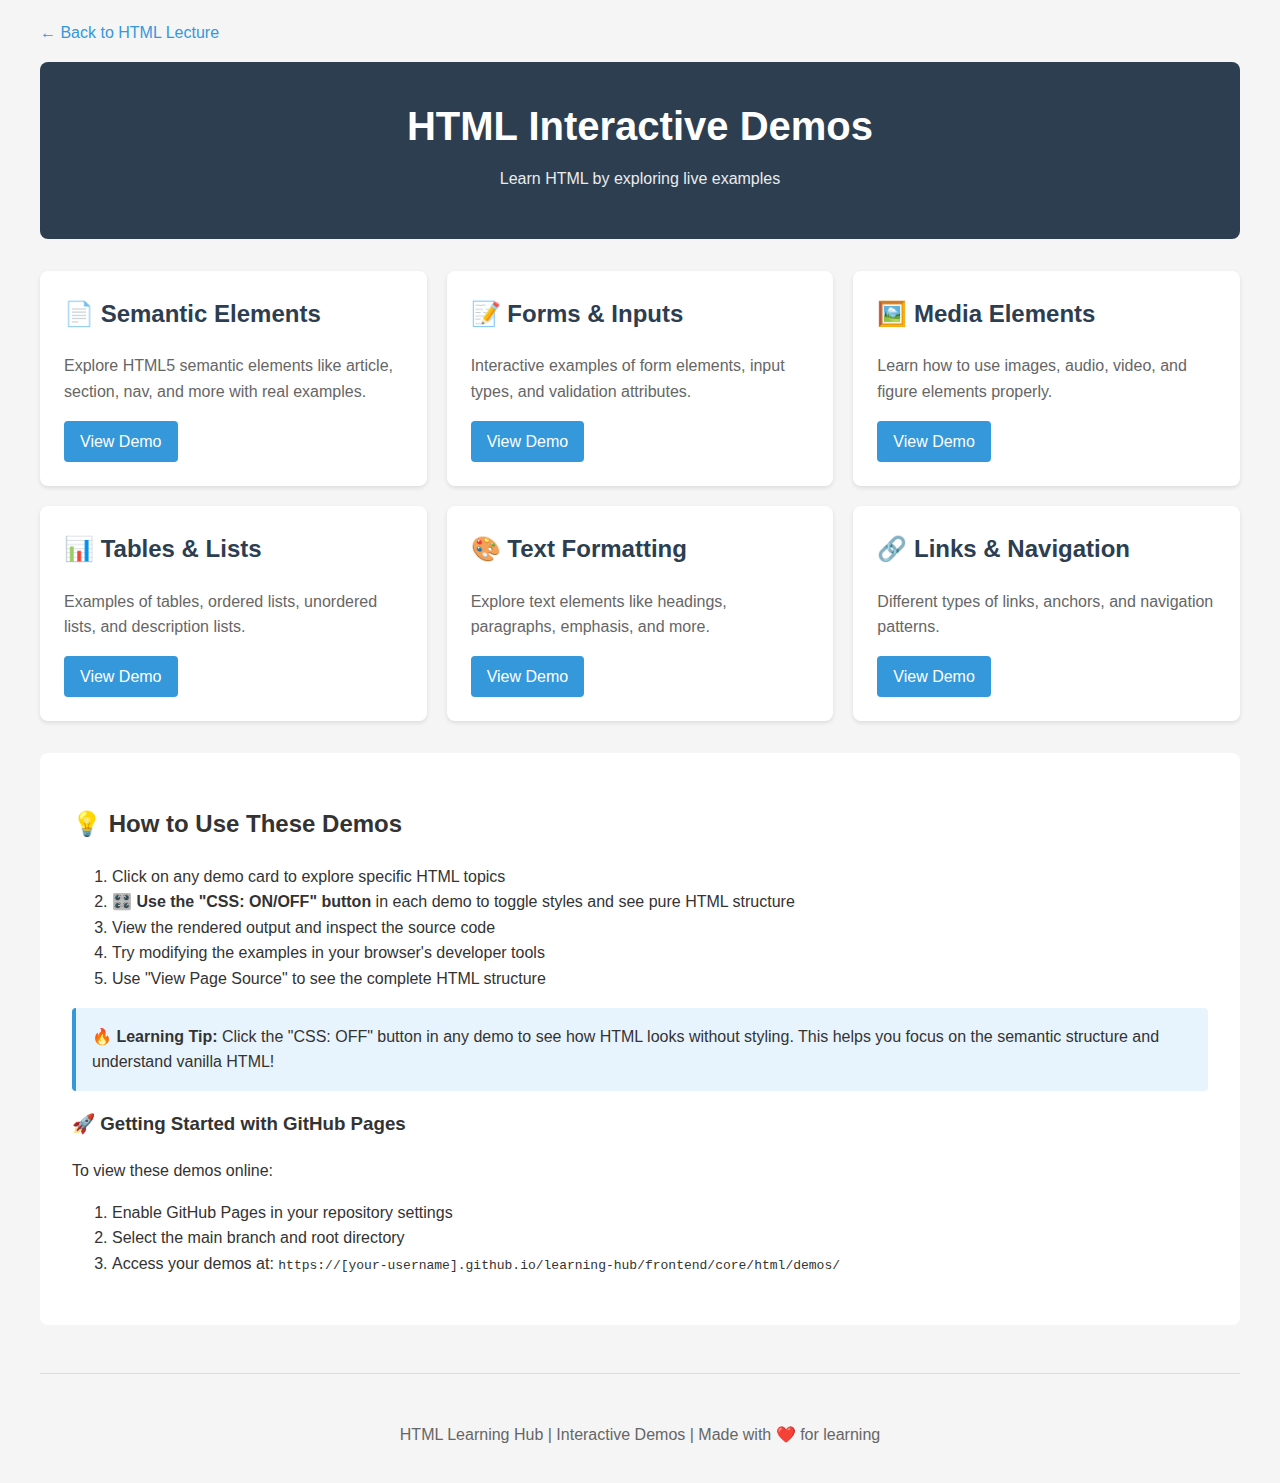
<file: frontend/core/html/demos/index.html>
<!DOCTYPE html>
<html lang="en">
<head>
  <meta charset="UTF-8">
  <meta name="viewport" content="width=device-width, initial-scale=1.0">
  <title>HTML Learning Hub - Interactive Demos</title>
  <style>
    body {
      font-family: -apple-system, BlinkMacSystemFont, 'Segoe UI', Roboto, Arial, sans-serif;
      line-height: 1.6;
      color: #333;
      max-width: 1200px;
      margin: 0 auto;
      padding: 20px;
      background-color: #f5f5f5;
    }
    
    header {
      background-color: #2c3e50;
      color: white;
      padding: 2rem;
      border-radius: 8px;
      margin-bottom: 2rem;
      text-align: center;
    }
    
    h1 {
      margin: 0;
      font-size: 2.5rem;
    }
    
    .subtitle {
      margin-top: 0.5rem;
      opacity: 0.9;
    }
    
    .demos-grid {
      display: grid;
      grid-template-columns: repeat(auto-fit, minmax(300px, 1fr));
      gap: 20px;
      margin-bottom: 2rem;
    }
    
    .demo-card {
      background: white;
      border-radius: 8px;
      padding: 1.5rem;
      box-shadow: 0 2px 4px rgba(0,0,0,0.1);
      transition: transform 0.2s, box-shadow 0.2s;
    }
    
    .demo-card:hover {
      transform: translateY(-2px);
      box-shadow: 0 4px 8px rgba(0,0,0,0.15);
    }
    
    .demo-card h2 {
      margin-top: 0;
      color: #2c3e50;
    }
    
    .demo-card p {
      color: #666;
      margin-bottom: 1rem;
    }
    
    .demo-link {
      display: inline-block;
      background-color: #3498db;
      color: white;
      padding: 0.5rem 1rem;
      text-decoration: none;
      border-radius: 4px;
      transition: background-color 0.2s;
    }
    
    .demo-link:hover {
      background-color: #2980b9;
    }
    
    .back-link {
      display: inline-block;
      margin-bottom: 1rem;
      color: #3498db;
      text-decoration: none;
    }
    
    .back-link:hover {
      text-decoration: underline;
    }
    
    footer {
      text-align: center;
      margin-top: 3rem;
      padding-top: 2rem;
      border-top: 1px solid #ddd;
      color: #666;
    }
  </style>
</head>
<body>
  <a href="../README.md" class="back-link">← Back to HTML Lecture</a>
  
  <header>
    <h1>HTML Interactive Demos</h1>
    <p class="subtitle">Learn HTML by exploring live examples</p>
  </header>
  
  <main>
    <div class="demos-grid">
      <div class="demo-card">
        <h2>📄 Semantic Elements</h2>
        <p>Explore HTML5 semantic elements like article, section, nav, and more with real examples.</p>
        <a href="semantic-elements.html" class="demo-link">View Demo</a>
      </div>
      
      <div class="demo-card">
        <h2>📝 Forms & Inputs</h2>
        <p>Interactive examples of form elements, input types, and validation attributes.</p>
        <a href="forms.html" class="demo-link">View Demo</a>
      </div>
      
      <div class="demo-card">
        <h2>🖼️ Media Elements</h2>
        <p>Learn how to use images, audio, video, and figure elements properly.</p>
        <a href="media.html" class="demo-link">View Demo</a>
      </div>
      
      <div class="demo-card">
        <h2>📊 Tables & Lists</h2>
        <p>Examples of tables, ordered lists, unordered lists, and description lists.</p>
        <a href="tables-lists.html" class="demo-link">View Demo</a>
      </div>
      
      <div class="demo-card">
        <h2>🎨 Text Formatting</h2>
        <p>Explore text elements like headings, paragraphs, emphasis, and more.</p>
        <a href="text-formatting.html" class="demo-link">View Demo</a>
      </div>
      
      <div class="demo-card">
        <h2>🔗 Links & Navigation</h2>
        <p>Different types of links, anchors, and navigation patterns.</p>
        <a href="links-navigation.html" class="demo-link">View Demo</a>
      </div>
    </div>
    
    <section style="background: white; padding: 2rem; border-radius: 8px; margin-top: 2rem;">
      <h2>💡 How to Use These Demos</h2>
      <ol>
        <li>Click on any demo card to explore specific HTML topics</li>
        <li><strong>🎛️ Use the "CSS: ON/OFF" button</strong> in each demo to toggle styles and see pure HTML structure</li>
        <li>View the rendered output and inspect the source code</li>
        <li>Try modifying the examples in your browser's developer tools</li>
        <li>Use "View Page Source" to see the complete HTML structure</li>
      </ol>
      
      <div style="background-color: #e8f4fd; border-left: 4px solid #3498db; padding: 1rem; margin: 1rem 0; border-radius: 4px;">
        <strong>🔥 Learning Tip:</strong> Click the "CSS: OFF" button in any demo to see how HTML looks without styling. This helps you focus on the semantic structure and understand vanilla HTML!
      </div>
      
      <h3>🚀 Getting Started with GitHub Pages</h3>
      <p>To view these demos online:</p>
      <ol>
        <li>Enable GitHub Pages in your repository settings</li>
        <li>Select the main branch and root directory</li>
        <li>Access your demos at: <code>https://[your-username].github.io/learning-hub/frontend/core/html/demos/</code></li>
      </ol>
    </section>
  </main>
  
  <footer>
    <p>HTML Learning Hub | Interactive Demos | Made with ❤️ for learning</p>
  </footer>
</body>
</html>
</file>
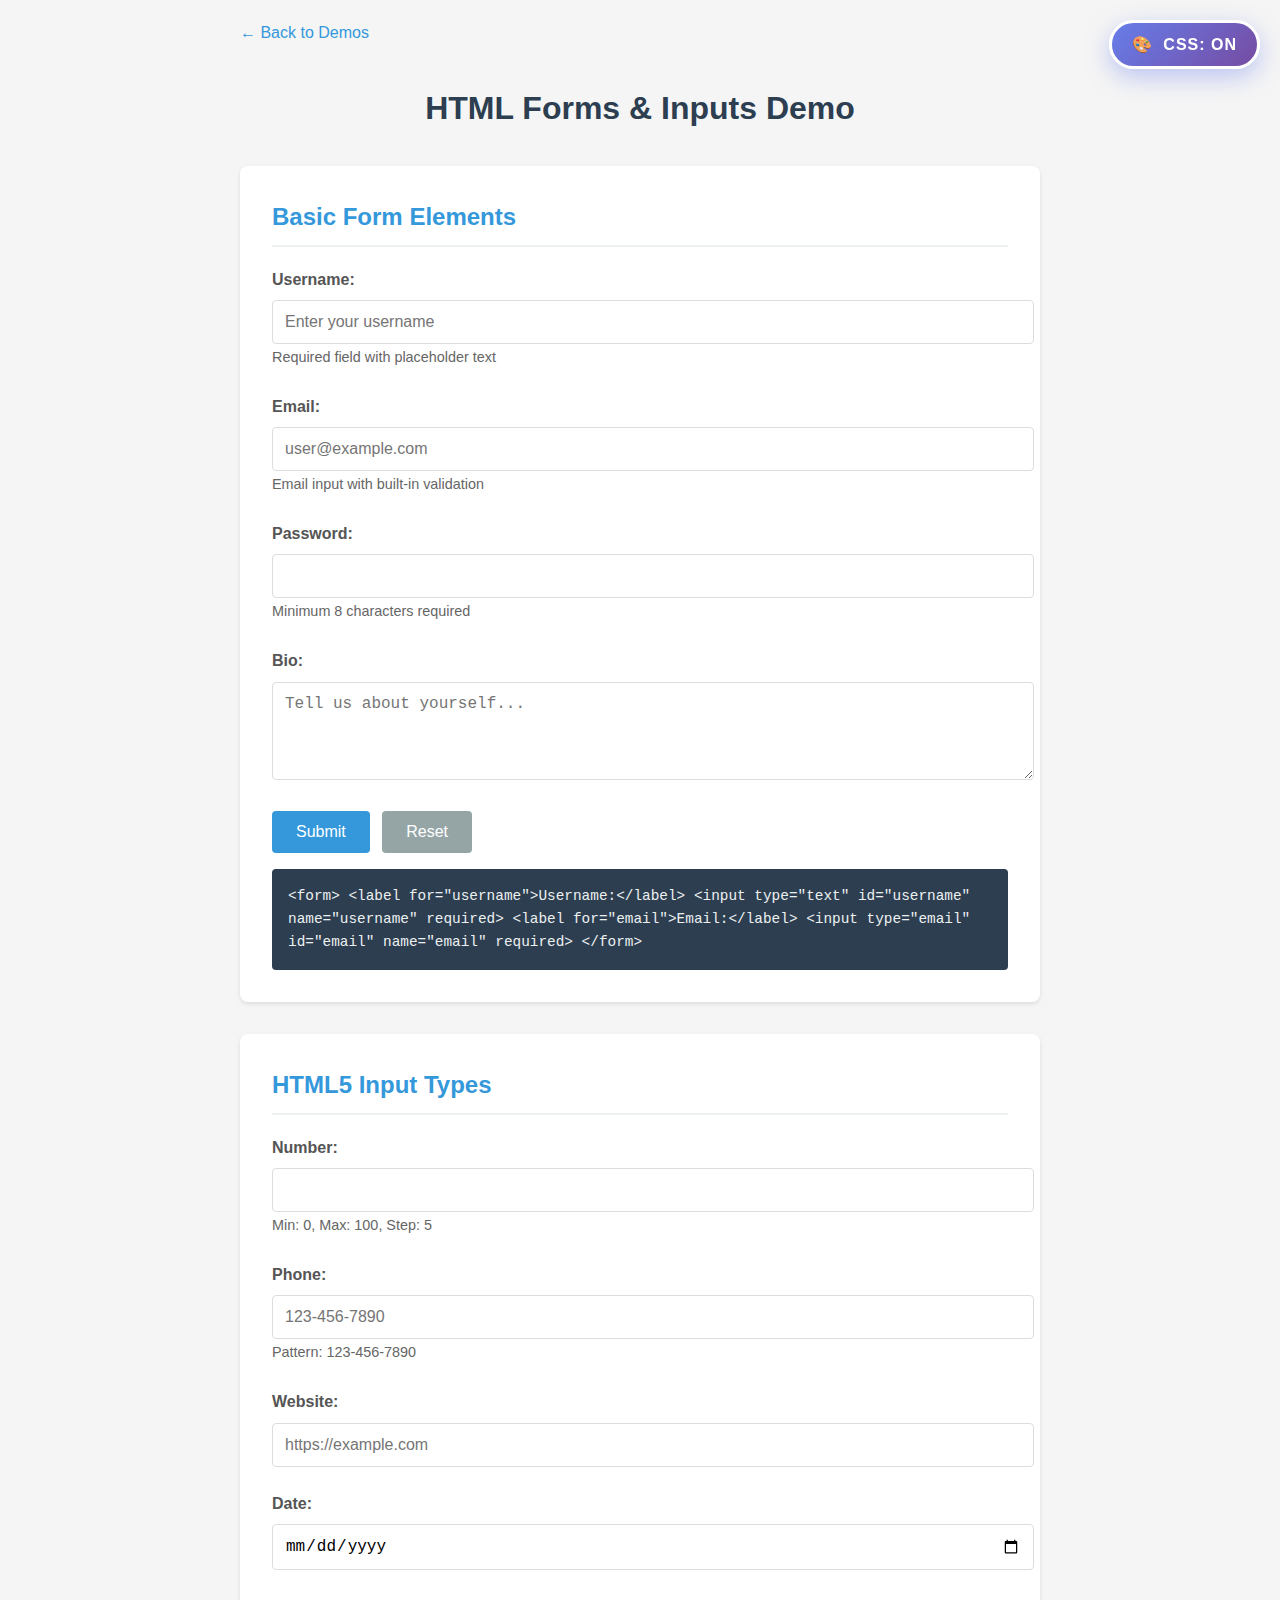
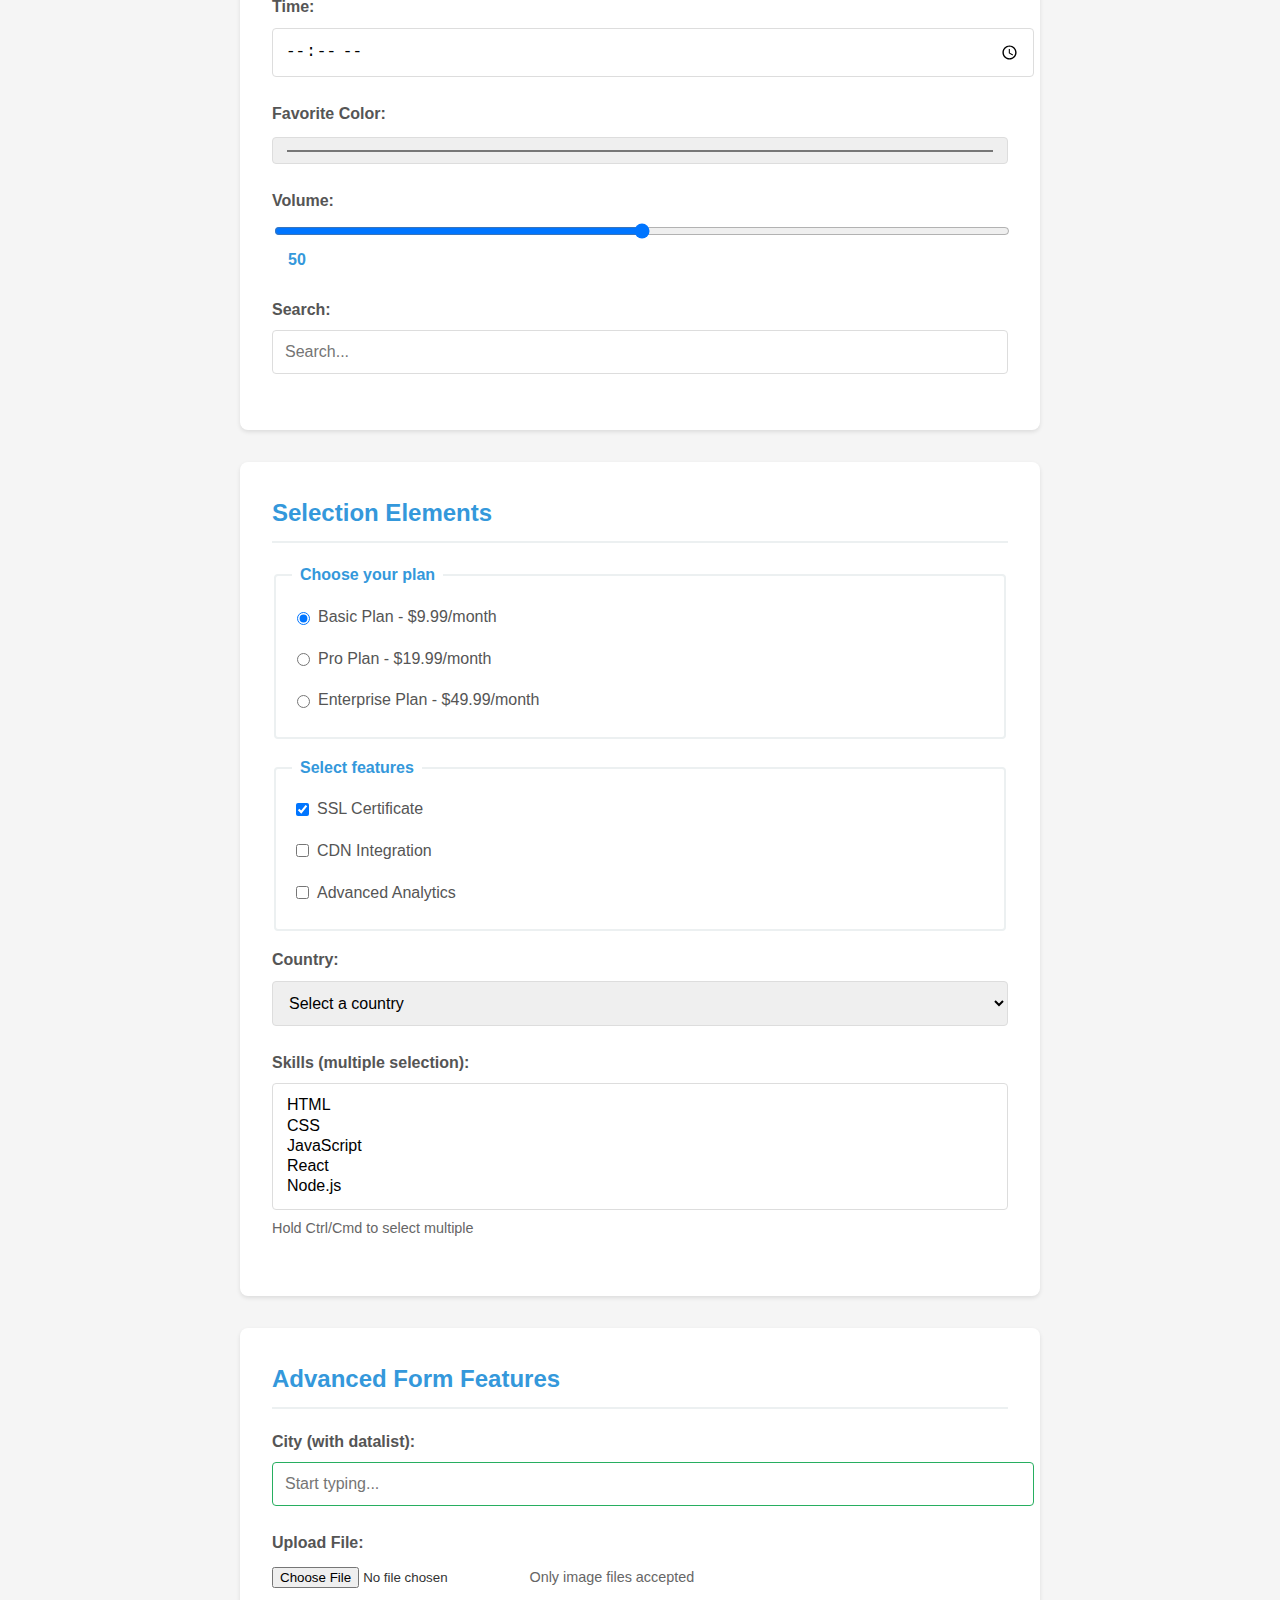
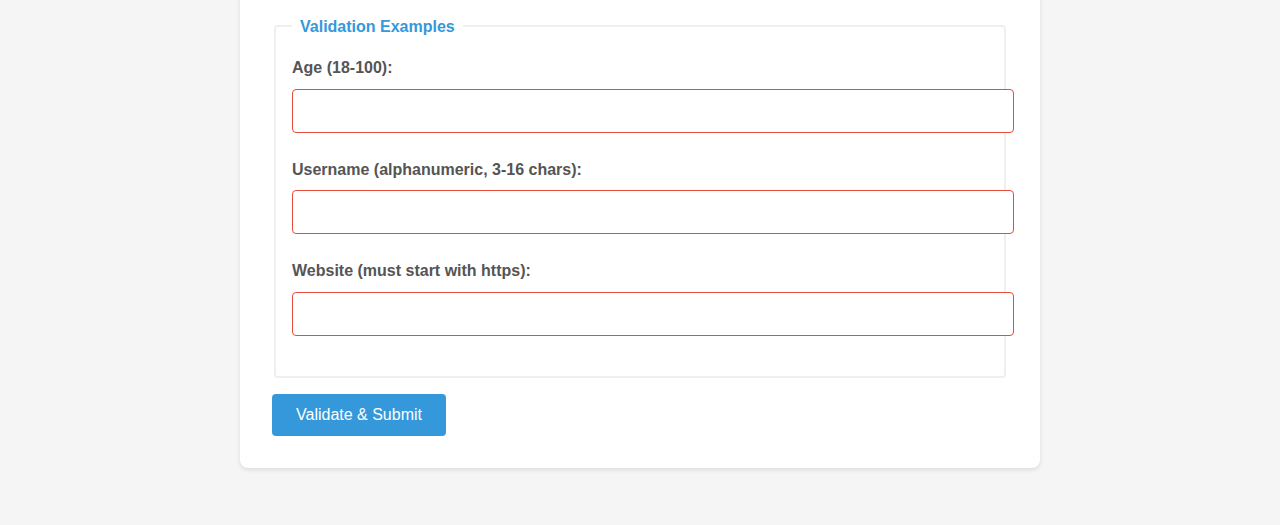
<file: frontend/core/html/demos/forms.html>
<!DOCTYPE html>
<html lang="en">
<head>
  <meta charset="UTF-8">
  <meta name="viewport" content="width=device-width, initial-scale=1.0">
  <title>HTML Forms & Inputs - Interactive Demo</title>
  <style id="demo-styles">
    body {
      font-family: -apple-system, BlinkMacSystemFont, 'Segoe UI', Roboto, Arial, sans-serif;
      line-height: 1.6;
      color: #333;
      margin: 0;
      padding: 20px;
      background-color: #f5f5f5;
    }
    
    .container {
      max-width: 800px;
      margin: 0 auto;
    }
    
    h1 {
      color: #2c3e50;
      text-align: center;
      margin-bottom: 2rem;
    }
    
    .form-section {
      background: white;
      padding: 2rem;
      margin-bottom: 2rem;
      border-radius: 8px;
      box-shadow: 0 2px 4px rgba(0,0,0,0.1);
    }
    
    .form-section h2 {
      color: #3498db;
      margin-top: 0;
      border-bottom: 2px solid #ecf0f1;
      padding-bottom: 0.5rem;
    }
    
    .form-group {
      margin-bottom: 1.5rem;
    }
    
    label {
      display: block;
      margin-bottom: 0.5rem;
      font-weight: bold;
      color: #555;
    }
    
    input[type="text"],
    input[type="email"],
    input[type="password"],
    input[type="number"],
    input[type="tel"],
    input[type="url"],
    input[type="search"],
    input[type="date"],
    input[type="time"],
    input[type="color"],
    select,
    textarea {
      width: 100%;
      padding: 0.75rem;
      border: 1px solid #ddd;
      border-radius: 4px;
      font-size: 1rem;
      transition: border-color 0.3s;
    }
    
    input:focus,
    select:focus,
    textarea:focus {
      outline: none;
      border-color: #3498db;
      box-shadow: 0 0 0 2px rgba(52, 152, 219, 0.2);
    }
    
    input[type="radio"],
    input[type="checkbox"] {
      margin-right: 0.5rem;
    }
    
    .radio-group,
    .checkbox-group {
      display: flex;
      flex-direction: column;
      gap: 0.5rem;
    }
    
    .radio-group label,
    .checkbox-group label {
      font-weight: normal;
      display: flex;
      align-items: center;
    }
    
    button {
      background-color: #3498db;
      color: white;
      padding: 0.75rem 1.5rem;
      border: none;
      border-radius: 4px;
      font-size: 1rem;
      cursor: pointer;
      transition: background-color 0.3s;
    }
    
    button:hover {
      background-color: #2980b9;
    }
    
    button[type="reset"] {
      background-color: #95a5a6;
      margin-left: 0.5rem;
    }
    
    button[type="reset"]:hover {
      background-color: #7f8c8d;
    }
    
    .code-snippet {
      background-color: #2c3e50;
      color: #ecf0f1;
      padding: 1rem;
      border-radius: 4px;
      font-family: 'Courier New', monospace;
      font-size: 0.9rem;
      overflow-x: auto;
      margin-top: 1rem;
    }
    
    .validation-demo input:invalid {
      border-color: #e74c3c;
    }
    
    .validation-demo input:valid {
      border-color: #27ae60;
    }
    
    .back-link {
      display: inline-block;
      margin-bottom: 1rem;
      color: #3498db;
      text-decoration: none;
    }
    
    .back-link:hover {
      text-decoration: underline;
    }
    
    .output {
      background-color: #ecf0f1;
      padding: 1rem;
      border-radius: 4px;
      margin-top: 1rem;
      font-family: monospace;
    }
    
    fieldset {
      border: 2px solid #ecf0f1;
      border-radius: 4px;
      padding: 1rem;
      margin-bottom: 1rem;
    }
    
    legend {
      font-weight: bold;
      color: #3498db;
      padding: 0 0.5rem;
    }
    
    .hint {
      font-size: 0.9rem;
      color: #666;
      margin-top: 0.25rem;
    }
    
    /* CSS Toggle Button - Eye-catching Design */
    .css-toggle {
      position: fixed;
      top: 20px;
      right: 20px;
      background: linear-gradient(135deg, #667eea 0%, #764ba2 100%);
      color: white;
      padding: 12px 20px;
      border: 3px solid #ffffff;
      border-radius: 50px;
      cursor: pointer;
      font-size: 16px;
      font-weight: bold;
      font-family: -apple-system, BlinkMacSystemFont, 'Segoe UI', Roboto, Arial, sans-serif;
      z-index: 1000;
      transition: all 0.3s ease;
      box-shadow: 0 8px 25px rgba(102, 126, 234, 0.4);
      text-transform: uppercase;
      letter-spacing: 1px;
      animation: pulseGlow 2s infinite;
    }
    
    @keyframes pulseGlow {
      0%, 100% {
        box-shadow: 0 8px 25px rgba(102, 126, 234, 0.4);
        transform: scale(1);
      }
      50% {
        box-shadow: 0 8px 35px rgba(102, 126, 234, 0.6);
        transform: scale(1.02);
      }
    }
    
    .css-toggle:hover {
      background: linear-gradient(135deg, #764ba2 0%, #667eea 100%);
      transform: scale(1.05);
      box-shadow: 0 12px 40px rgba(102, 126, 234, 0.6);
      animation: none;
    }
    
    .css-toggle.css-disabled {
      background: linear-gradient(135deg, #ff6b6b 0%, #ee5a24 100%);
      box-shadow: 0 8px 25px rgba(255, 107, 107, 0.4);
      animation: pulseGlowRed 2s infinite;
    }
    
    @keyframes pulseGlowRed {
      0%, 100% {
        box-shadow: 0 8px 25px rgba(255, 107, 107, 0.4);
        transform: scale(1);
      }
      50% {
        box-shadow: 0 8px 35px rgba(255, 107, 107, 0.6);
        transform: scale(1.02);
      }
    }
    
    .css-toggle.css-disabled:hover {
      background: linear-gradient(135deg, #ee5a24 0%, #ff6b6b 100%);
      box-shadow: 0 12px 40px rgba(255, 107, 107, 0.6);
      animation: none;
    }
    
    .css-toggle::before {
      content: '🎨 ';
      margin-right: 5px;
    }
    
    .css-toggle.css-disabled::before {
      content: '📄 ';
    }
    
    input[type="range"] {
      width: 100%;
    }
    
    .range-value {
      display: inline-block;
      margin-left: 1rem;
      font-weight: bold;
      color: #3498db;
    }
  </style>
</head>
<body>
  <div class="container">
    <a href="index.html" class="back-link">← Back to Demos</a>
    <button class="css-toggle" onclick="toggleCSS()">CSS: ON</button>
    
    <h1>HTML Forms & Inputs Demo</h1>
    
    <!-- Basic Form Elements -->
    <div class="form-section">
      <h2>Basic Form Elements</h2>
      <form id="basicForm">
        <div class="form-group">
          <label for="username">Username:</label>
          <input type="text" id="username" name="username" placeholder="Enter your username" required>
          <span class="hint">Required field with placeholder text</span>
        </div>
        
        <div class="form-group">
          <label for="email">Email:</label>
          <input type="email" id="email" name="email" placeholder="user@example.com" required>
          <span class="hint">Email input with built-in validation</span>
        </div>
        
        <div class="form-group">
          <label for="password">Password:</label>
          <input type="password" id="password" name="password" minlength="8" required>
          <span class="hint">Minimum 8 characters required</span>
        </div>
        
        <div class="form-group">
          <label for="bio">Bio:</label>
          <textarea id="bio" name="bio" rows="4" placeholder="Tell us about yourself..."></textarea>
        </div>
        
        <button type="submit">Submit</button>
        <button type="reset">Reset</button>
      </form>
      
      <div class="code-snippet">
&lt;form&gt;
  &lt;label for="username"&gt;Username:&lt;/label&gt;
  &lt;input type="text" id="username" name="username" required&gt;
  
  &lt;label for="email"&gt;Email:&lt;/label&gt;
  &lt;input type="email" id="email" name="email" required&gt;
&lt;/form&gt;
      </div>
    </div>
    
    <!-- Input Types -->
    <div class="form-section">
      <h2>HTML5 Input Types</h2>
      <form>
        <div class="form-group">
          <label for="number">Number:</label>
          <input type="number" id="number" name="number" min="0" max="100" step="5">
          <span class="hint">Min: 0, Max: 100, Step: 5</span>
        </div>
        
        <div class="form-group">
          <label for="tel">Phone:</label>
          <input type="tel" id="tel" name="tel" pattern="[0-9]{3}-[0-9]{3}-[0-9]{4}" placeholder="123-456-7890">
          <span class="hint">Pattern: 123-456-7890</span>
        </div>
        
        <div class="form-group">
          <label for="url">Website:</label>
          <input type="url" id="url" name="url" placeholder="https://example.com">
        </div>
        
        <div class="form-group">
          <label for="date">Date:</label>
          <input type="date" id="date" name="date">
        </div>
        
        <div class="form-group">
          <label for="time">Time:</label>
          <input type="time" id="time" name="time">
        </div>
        
        <div class="form-group">
          <label for="color">Favorite Color:</label>
          <input type="color" id="color" name="color" value="#3498db">
        </div>
        
        <div class="form-group">
          <label for="range">Volume:</label>
          <input type="range" id="range" name="range" min="0" max="100" value="50" oninput="document.getElementById('rangeValue').textContent = this.value">
          <span class="range-value" id="rangeValue">50</span>
        </div>
        
        <div class="form-group">
          <label for="search">Search:</label>
          <input type="search" id="search" name="search" placeholder="Search...">
        </div>
      </form>
    </div>
    
    <!-- Selection Elements -->
    <div class="form-section">
      <h2>Selection Elements</h2>
      <form>
        <fieldset>
          <legend>Choose your plan</legend>
          <div class="radio-group">
            <label>
              <input type="radio" name="plan" value="basic" checked>
              Basic Plan - $9.99/month
            </label>
            <label>
              <input type="radio" name="plan" value="pro">
              Pro Plan - $19.99/month
            </label>
            <label>
              <input type="radio" name="plan" value="enterprise">
              Enterprise Plan - $49.99/month
            </label>
          </div>
        </fieldset>
        
        <fieldset>
          <legend>Select features</legend>
          <div class="checkbox-group">
            <label>
              <input type="checkbox" name="features" value="ssl" checked>
              SSL Certificate
            </label>
            <label>
              <input type="checkbox" name="features" value="cdn">
              CDN Integration
            </label>
            <label>
              <input type="checkbox" name="features" value="analytics">
              Advanced Analytics
            </label>
          </div>
        </fieldset>
        
        <div class="form-group">
          <label for="country">Country:</label>
          <select id="country" name="country">
            <option value="">Select a country</option>
            <option value="us">United States</option>
            <option value="uk">United Kingdom</option>
            <option value="ca">Canada</option>
            <option value="au">Australia</option>
            <option value="other">Other</option>
          </select>
        </div>
        
        <div class="form-group">
          <label for="skills">Skills (multiple selection):</label>
          <select id="skills" name="skills" multiple size="5">
            <option value="html">HTML</option>
            <option value="css">CSS</option>
            <option value="js">JavaScript</option>
            <option value="react">React</option>
            <option value="node">Node.js</option>
          </select>
          <span class="hint">Hold Ctrl/Cmd to select multiple</span>
        </div>
      </form>
    </div>
    
    <!-- Advanced Features -->
    <div class="form-section">
      <h2>Advanced Form Features</h2>
      <form class="validation-demo">
        <div class="form-group">
          <label for="autocomplete">City (with datalist):</label>
          <input type="text" id="autocomplete" list="cities" placeholder="Start typing...">
          <datalist id="cities">
            <option value="New York">
            <option value="Los Angeles">
            <option value="Chicago">
            <option value="Houston">
            <option value="Phoenix">
          </datalist>
        </div>
        
        <div class="form-group">
          <label for="file">Upload File:</label>
          <input type="file" id="file" name="file" accept="image/*">
          <span class="hint">Only image files accepted</span>
        </div>
        
        <fieldset>
          <legend>Validation Examples</legend>
          
          <div class="form-group">
            <label for="age">Age (18-100):</label>
            <input type="number" id="age" name="age" min="18" max="100" required>
          </div>
          
          <div class="form-group">
            <label for="username2">Username (alphanumeric, 3-16 chars):</label>
            <input type="text" id="username2" name="username2" pattern="[a-zA-Z0-9]{3,16}" required>
          </div>
          
          <div class="form-group">
            <label for="website">Website (must start with https):</label>
            <input type="url" id="website" name="website" pattern="https://.*" required>
          </div>
        </fieldset>
        
        <button type="submit">Validate & Submit</button>
      </form>
      
      <div class="output" id="output" style="display: none;">
        <strong>Form submitted!</strong>
        <div id="formData"></div>
      </div>
    </div>
  </div>
  
  <script>
    // Handle form submissions
    document.getElementById('basicForm').addEventListener('submit', function(e) {
      e.preventDefault();
      alert('Basic form submitted! (Check console for form data)');
      const formData = new FormData(this);
      console.log('Form Data:', Object.fromEntries(formData));
    });
    
    // Show validation messages
    document.querySelector('.validation-demo').addEventListener('submit', function(e) {
      e.preventDefault();
      const output = document.getElementById('output');
      const formDataDiv = document.getElementById('formData');
      
      output.style.display = 'block';
      formDataDiv.innerHTML = '<p>All validations passed!</p>';
      
      const formData = new FormData(this);
      for (let [key, value] of formData.entries()) {
        formDataDiv.innerHTML += `<p><strong>${key}:</strong> ${value}</p>`;
      }
    });
    
    // CSS Toggle function
    function toggleCSS() {
      const styleElement = document.getElementById('demo-styles');
      const toggleButton = document.querySelector('.css-toggle');
      
      if (styleElement.disabled) {
        styleElement.disabled = false;
        toggleButton.textContent = 'CSS: ON';
        toggleButton.classList.remove('css-disabled');
      } else {
        styleElement.disabled = true;
        toggleButton.textContent = 'CSS: OFF';
        toggleButton.classList.add('css-disabled');
      }
    }
  </script>
</body>
</html>
</file>
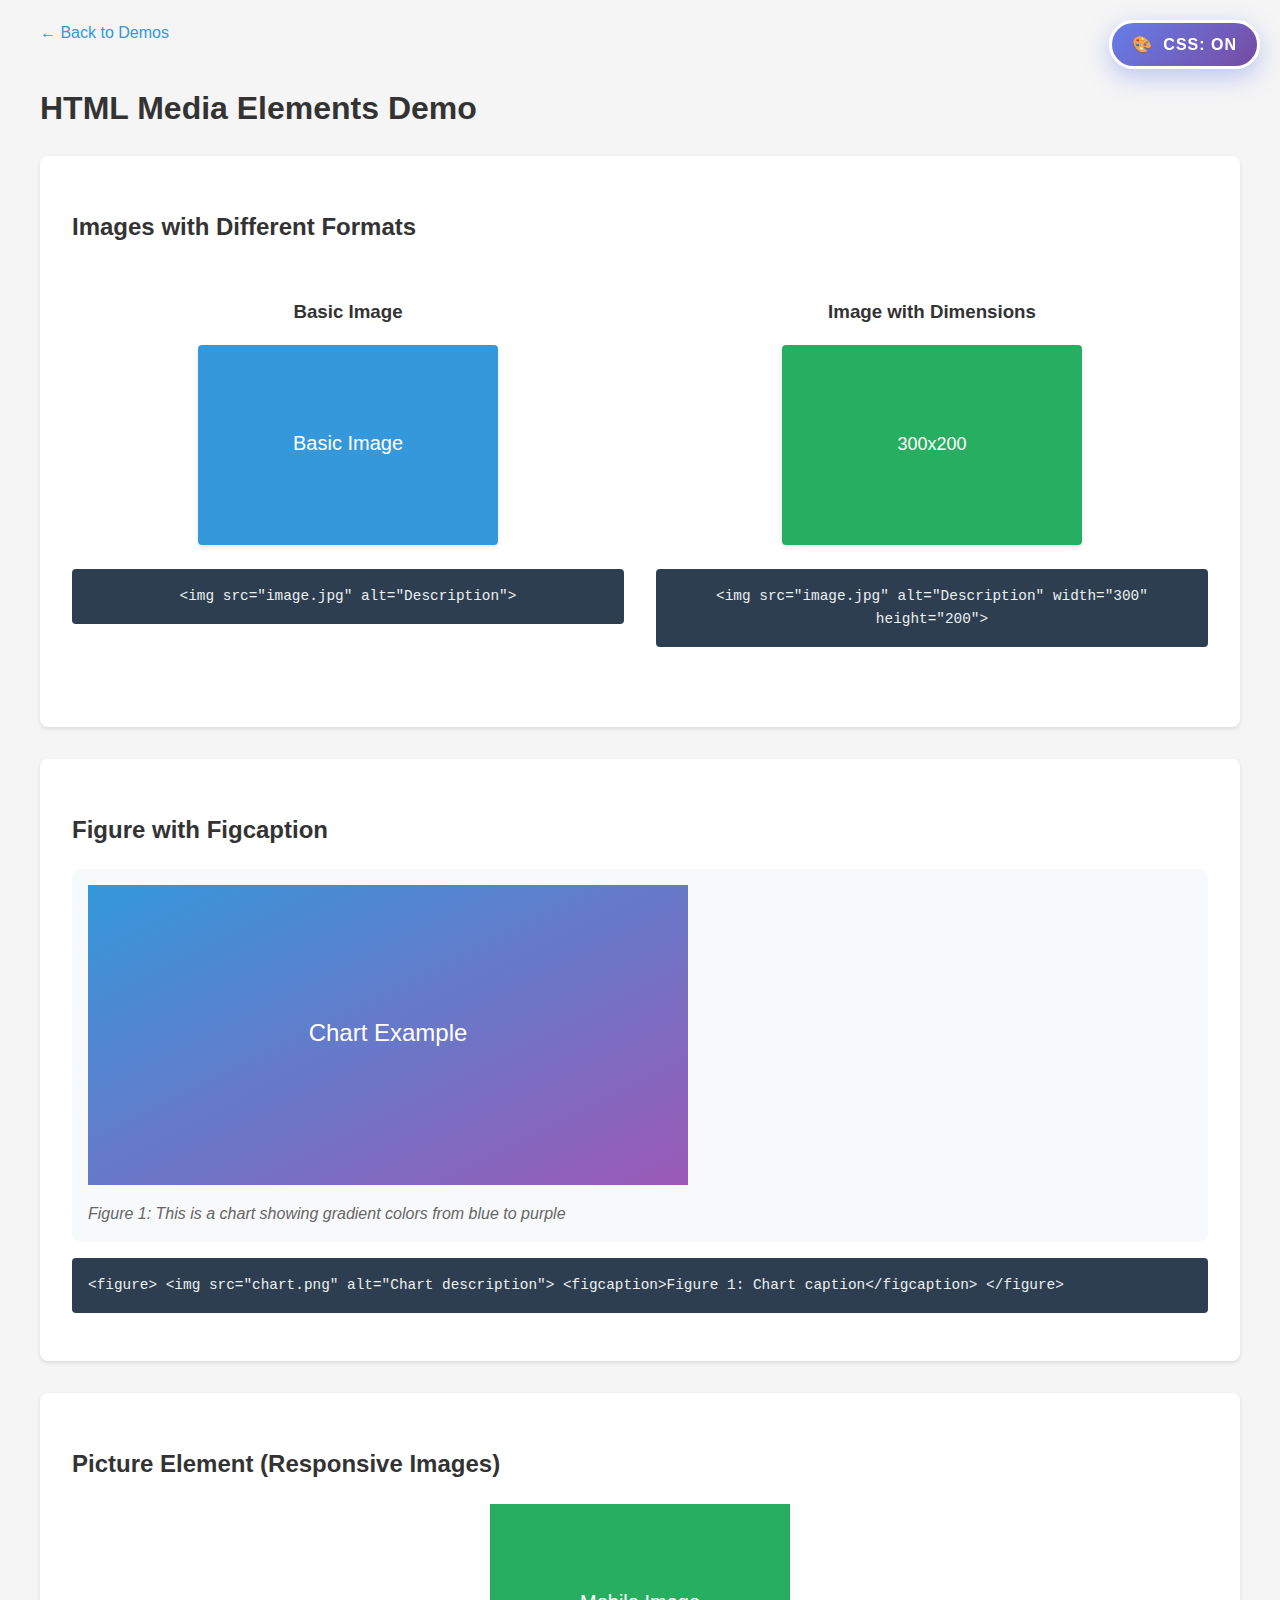
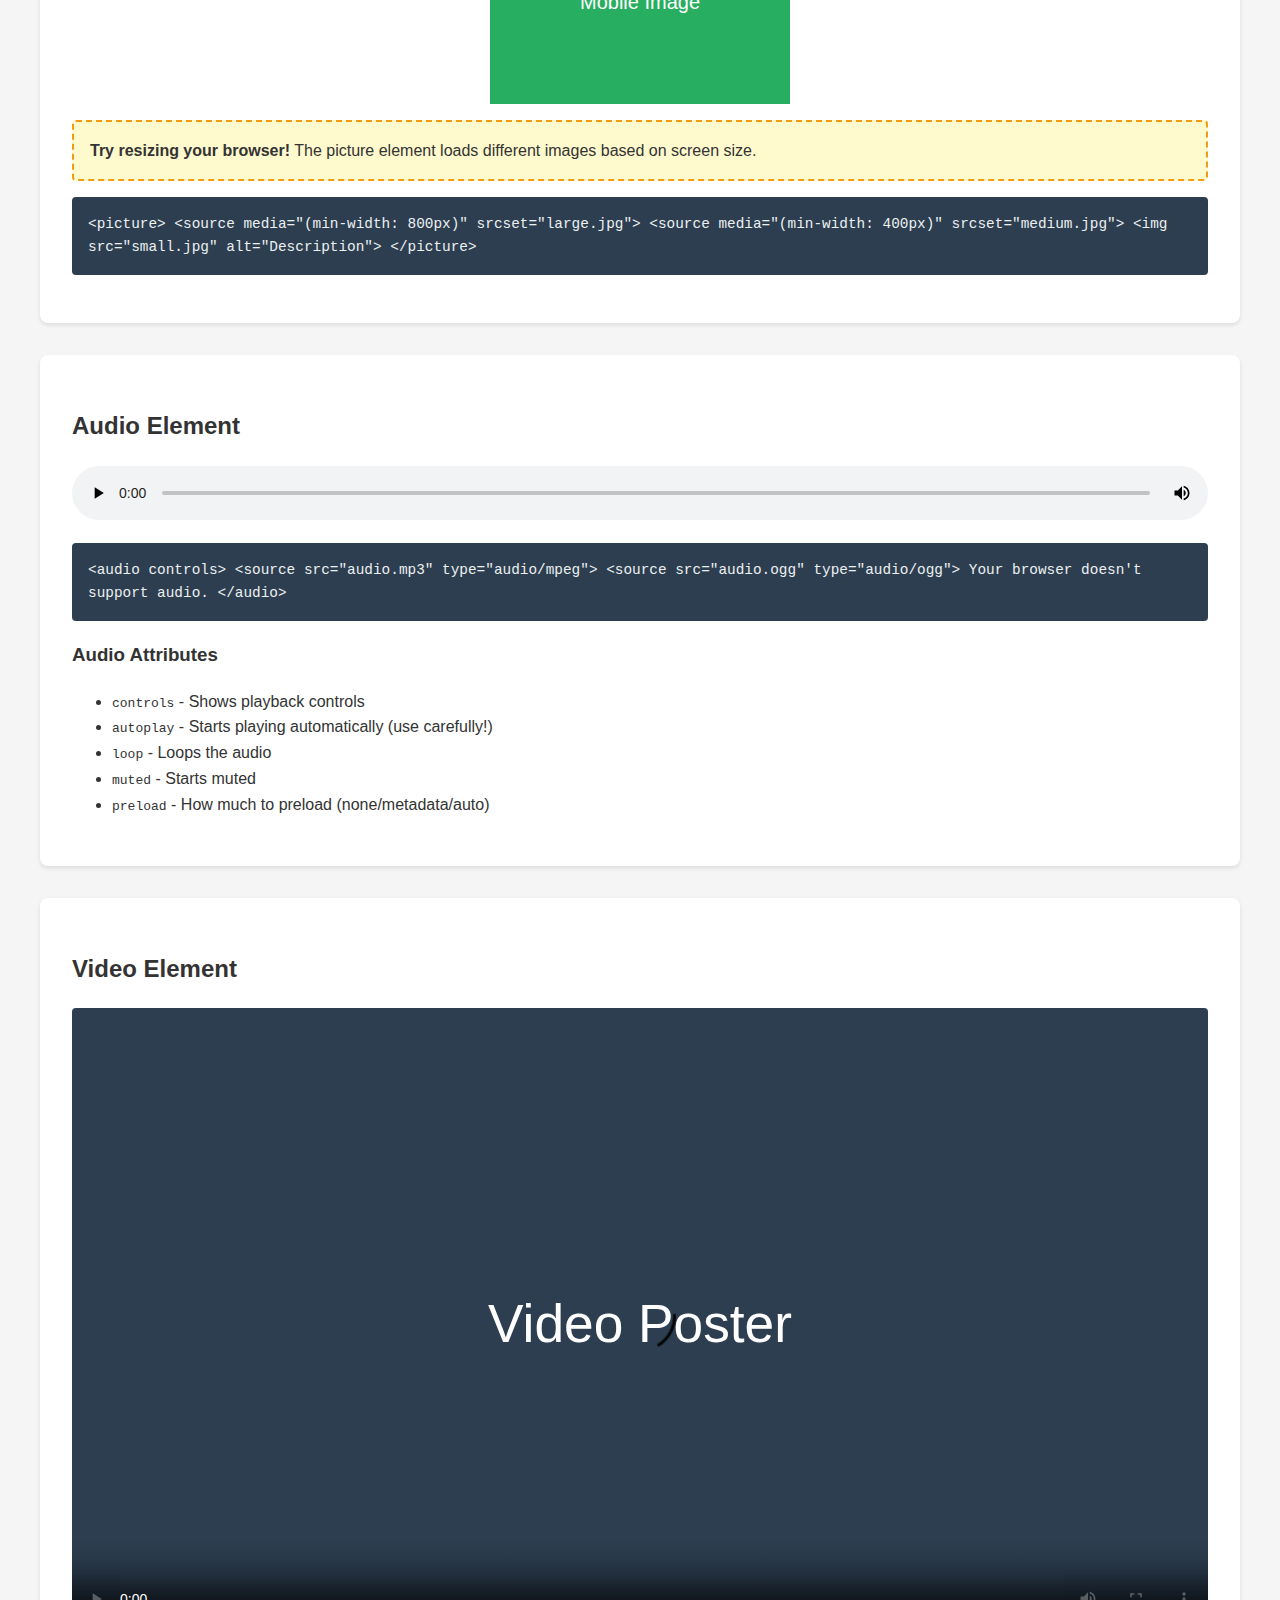
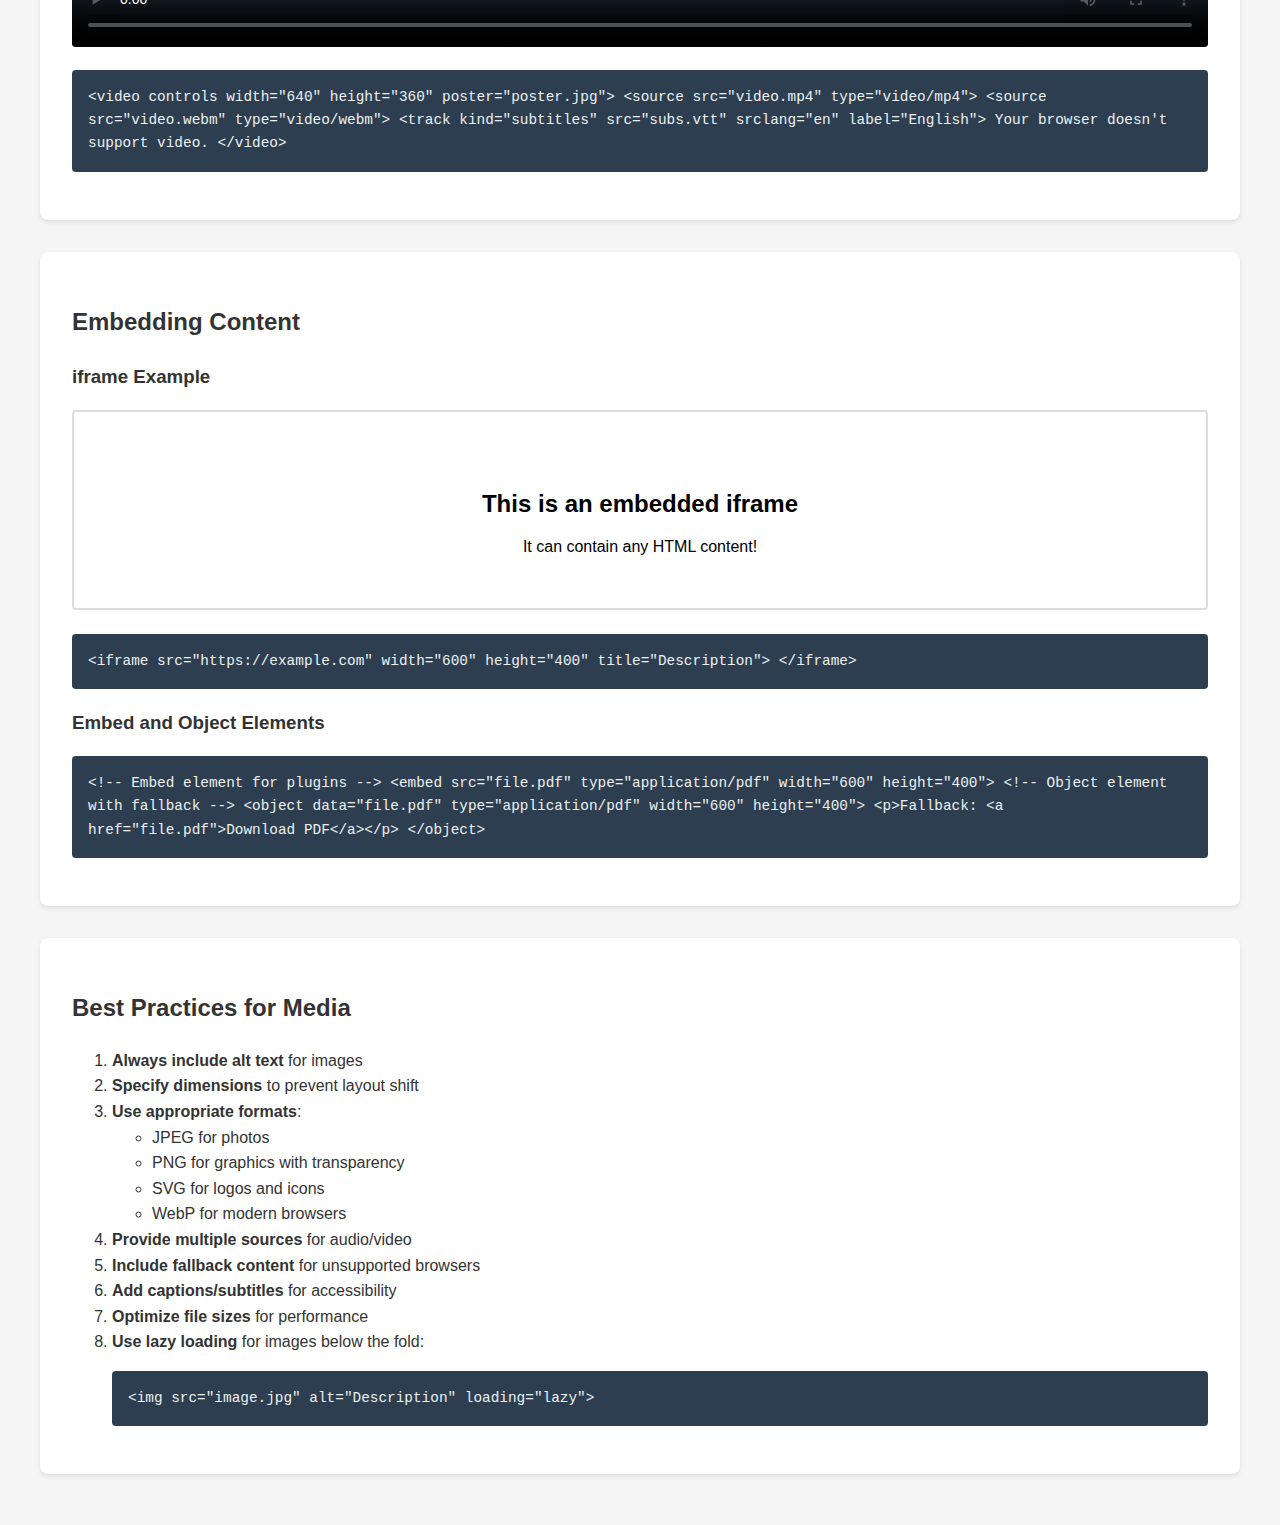
<file: frontend/core/html/demos/media.html>
<!DOCTYPE html>
<html lang="en">
<head>
  <meta charset="UTF-8">
  <meta name="viewport" content="width=device-width, initial-scale=1.0">
  <title>Media Elements - HTML Demo</title>
  <link rel="stylesheet" href="demo-styles.css">
  <style id="demo-styles">
    .media-grid {
      display: grid;
      grid-template-columns: repeat(auto-fit, minmax(300px, 1fr));
      gap: 2rem;
      margin: 2rem 0;
    }
    
    .media-example {
      text-align: center;
    }
    
    .media-example img {
      max-width: 100%;
      height: auto;
      border-radius: 4px;
      box-shadow: 0 2px 4px rgba(0,0,0,0.1);
    }
    
    figure {
      margin: 0;
      padding: 1rem;
      background-color: #f8f9fa;
      border-radius: 8px;
    }
    
    figcaption {
      margin-top: 0.5rem;
      font-style: italic;
      color: #666;
    }
    
    audio, video {
      width: 100%;
      max-width: 100%;
      border-radius: 4px;
    }
    
    .picture-demo img {
      display: block;
      margin: 0 auto;
    }
    
    /* CSS Toggle Button - Eye-catching Design */
    .css-toggle {
      position: fixed;
      top: 20px;
      right: 20px;
      background: linear-gradient(135deg, #667eea 0%, #764ba2 100%);
      color: white;
      padding: 12px 20px;
      border: 3px solid #ffffff;
      border-radius: 50px;
      cursor: pointer;
      font-size: 16px;
      font-weight: bold;
      font-family: -apple-system, BlinkMacSystemFont, 'Segoe UI', Roboto, Arial, sans-serif;
      z-index: 1000;
      transition: all 0.3s ease;
      box-shadow: 0 8px 25px rgba(102, 126, 234, 0.4);
      text-transform: uppercase;
      letter-spacing: 1px;
      animation: pulseGlow 2s infinite;
    }
    
    @keyframes pulseGlow {
      0%, 100% {
        box-shadow: 0 8px 25px rgba(102, 126, 234, 0.4);
        transform: scale(1);
      }
      50% {
        box-shadow: 0 8px 35px rgba(102, 126, 234, 0.6);
        transform: scale(1.02);
      }
    }
    
    .css-toggle:hover {
      background: linear-gradient(135deg, #764ba2 0%, #667eea 100%);
      transform: scale(1.05);
      box-shadow: 0 12px 40px rgba(102, 126, 234, 0.6);
      animation: none;
    }
    
    .css-toggle.css-disabled {
      background: linear-gradient(135deg, #ff6b6b 0%, #ee5a24 100%);
      box-shadow: 0 8px 25px rgba(255, 107, 107, 0.4);
      animation: pulseGlowRed 2s infinite;
    }
    
    @keyframes pulseGlowRed {
      0%, 100% {
        box-shadow: 0 8px 25px rgba(255, 107, 107, 0.4);
        transform: scale(1);
      }
      50% {
        box-shadow: 0 8px 35px rgba(255, 107, 107, 0.6);
        transform: scale(1.02);
      }
    }
    
    .css-toggle.css-disabled:hover {
      background: linear-gradient(135deg, #ee5a24 0%, #ff6b6b 100%);
      box-shadow: 0 12px 40px rgba(255, 107, 107, 0.6);
      animation: none;
    }
    
    .css-toggle::before {
      content: '🎨 ';
      margin-right: 5px;
    }
    
    .css-toggle.css-disabled::before {
      content: '📄 ';
    }
  </style>
</head>
<body>
  <div class="container">
    <a href="index.html" class="back-link">← Back to Demos</a>
    <button class="css-toggle" onclick="toggleCSS()">CSS: ON</button>
    
    <h1>HTML Media Elements Demo</h1>
    
    <div class="demo-section">
      <h2>Images with Different Formats</h2>
      
      <div class="media-grid">
        <div class="media-example">
          <h3>Basic Image</h3>
          <img src="data:image/svg+xml,%3Csvg xmlns='http://www.w3.org/2000/svg' width='300' height='200'%3E%3Crect width='300' height='200' fill='%233498db'/%3E%3Ctext x='50%25' y='50%25' font-family='Arial' font-size='20' fill='white' text-anchor='middle' dominant-baseline='middle'%3EBasic Image%3C/text%3E%3C/svg%3E" 
               alt="A blue rectangle with text">
          <div class="code-preview">
&lt;img src="image.jpg" alt="Description"&gt;
          </div>
        </div>
        
        <div class="media-example">
          <h3>Image with Dimensions</h3>
          <img src="data:image/svg+xml,%3Csvg xmlns='http://www.w3.org/2000/svg' width='300' height='200'%3E%3Crect width='300' height='200' fill='%2327ae60'/%3E%3Ctext x='50%25' y='50%25' font-family='Arial' font-size='18' fill='white' text-anchor='middle' dominant-baseline='middle'%3E300x200%3C/text%3E%3C/svg%3E" 
               alt="Green rectangle showing dimensions"
               width="300" 
               height="200">
          <div class="code-preview">
&lt;img src="image.jpg" alt="Description" 
     width="300" height="200"&gt;
          </div>
        </div>
      </div>
    </div>
    
    <div class="demo-section">
      <h2>Figure with Figcaption</h2>
      <figure>
        <img src="data:image/svg+xml,%3Csvg xmlns='http://www.w3.org/2000/svg' width='600' height='300'%3E%3Cdefs%3E%3ClinearGradient id='grad' x1='0%25' y1='0%25' x2='100%25' y2='100%25'%3E%3Cstop offset='0%25' style='stop-color:%233498db'/%3E%3Cstop offset='100%25' style='stop-color:%239b59b6'/%3E%3C/linearGradient%3E%3C/defs%3E%3Crect width='600' height='300' fill='url(%23grad)'/%3E%3Ctext x='50%25' y='50%25' font-family='Arial' font-size='24' fill='white' text-anchor='middle' dominant-baseline='middle'%3EChart Example%3C/text%3E%3C/svg%3E" 
             alt="A gradient chart example">
        <figcaption>Figure 1: This is a chart showing gradient colors from blue to purple</figcaption>
      </figure>
      
      <div class="code-preview">
&lt;figure&gt;
  &lt;img src="chart.png" alt="Chart description"&gt;
  &lt;figcaption&gt;Figure 1: Chart caption&lt;/figcaption&gt;
&lt;/figure&gt;
      </div>
    </div>
    
    <div class="demo-section">
      <h2>Picture Element (Responsive Images)</h2>
      <div class="picture-demo">
        <picture>
          <source media="(min-width: 800px)" 
                  srcset="data:image/svg+xml,%3Csvg xmlns='http://www.w3.org/2000/svg' width='800' height='400'%3E%3Crect width='800' height='400' fill='%23e74c3c'/%3E%3Ctext x='50%25' y='50%25' font-family='Arial' font-size='30' fill='white' text-anchor='middle' dominant-baseline='middle'%3EDesktop Image (800px)%3C/text%3E%3C/svg%3E">
          <source media="(min-width: 400px)" 
                  srcset="data:image/svg+xml,%3Csvg xmlns='http://www.w3.org/2000/svg' width='400' height='300'%3E%3Crect width='400' height='300' fill='%23f39c12'/%3E%3Ctext x='50%25' y='50%25' font-family='Arial' font-size='24' fill='white' text-anchor='middle' dominant-baseline='middle'%3ETablet Image (400px)%3C/text%3E%3C/svg%3E">
          <img src="data:image/svg+xml,%3Csvg xmlns='http://www.w3.org/2000/svg' width='300' height='200'%3E%3Crect width='300' height='200' fill='%2327ae60'/%3E%3Ctext x='50%25' y='50%25' font-family='Arial' font-size='20' fill='white' text-anchor='middle' dominant-baseline='middle'%3EMobile Image%3C/text%3E%3C/svg%3E" 
               alt="Responsive image example">
        </picture>
        <p class="explanation">
          <strong>Try resizing your browser!</strong> The picture element loads different images based on screen size.
        </p>
      </div>
      
      <div class="code-preview">
&lt;picture&gt;
  &lt;source media="(min-width: 800px)" srcset="large.jpg"&gt;
  &lt;source media="(min-width: 400px)" srcset="medium.jpg"&gt;
  &lt;img src="small.jpg" alt="Description"&gt;
&lt;/picture&gt;
      </div>
    </div>
    
    <div class="demo-section">
      <h2>Audio Element</h2>
      <audio controls>
        <source src="[data-uri]" type="audio/wav">
        <p>Your browser doesn't support HTML audio. Here is a <a href="#">link to the audio</a> instead.</p>
      </audio>
      
      <div class="code-preview">
&lt;audio controls&gt;
  &lt;source src="audio.mp3" type="audio/mpeg"&gt;
  &lt;source src="audio.ogg" type="audio/ogg"&gt;
  Your browser doesn't support audio.
&lt;/audio&gt;
      </div>
      
      <h3>Audio Attributes</h3>
      <ul>
        <li><code>controls</code> - Shows playback controls</li>
        <li><code>autoplay</code> - Starts playing automatically (use carefully!)</li>
        <li><code>loop</code> - Loops the audio</li>
        <li><code>muted</code> - Starts muted</li>
        <li><code>preload</code> - How much to preload (none/metadata/auto)</li>
      </ul>
    </div>
    
    <div class="demo-section">
      <h2>Video Element</h2>
      <video controls width="100%" poster="data:image/svg+xml,%3Csvg xmlns='http://www.w3.org/2000/svg' width='640' height='360'%3E%3Crect width='640' height='360' fill='%232c3e50'/%3E%3Ctext x='50%25' y='50%25' font-family='Arial' font-size='30' fill='white' text-anchor='middle' dominant-baseline='middle'%3EVideo Poster%3C/text%3E%3C/svg%3E">
        <source src="#" type="video/mp4">
        <track kind="subtitles" src="#" srclang="en" label="English">
        <p>Your browser doesn't support HTML video. Here is a <a href="#">link to the video</a> instead.</p>
      </video>
      
      <div class="code-preview">
&lt;video controls width="640" height="360" poster="poster.jpg"&gt;
  &lt;source src="video.mp4" type="video/mp4"&gt;
  &lt;source src="video.webm" type="video/webm"&gt;
  &lt;track kind="subtitles" src="subs.vtt" srclang="en" label="English"&gt;
  Your browser doesn't support video.
&lt;/video&gt;
      </div>
    </div>
    
    <div class="demo-section">
      <h2>Embedding Content</h2>
      
      <h3>iframe Example</h3>
      <iframe 
        srcdoc="<html><body style='font-family: Arial; text-align: center; padding: 50px;'><h2>This is an embedded iframe</h2><p>It can contain any HTML content!</p></body></html>"
        width="100%" 
        height="200"
        style="border: 2px solid #ddd; border-radius: 4px;">
      </iframe>
      
      <div class="code-preview">
&lt;iframe src="https://example.com" 
        width="600" height="400"
        title="Description"&gt;
&lt;/iframe&gt;
      </div>
      
      <h3>Embed and Object Elements</h3>
      <div class="code-preview">
&lt;!-- Embed element for plugins --&gt;
&lt;embed src="file.pdf" type="application/pdf" 
       width="600" height="400"&gt;

&lt;!-- Object element with fallback --&gt;
&lt;object data="file.pdf" type="application/pdf" 
        width="600" height="400"&gt;
  &lt;p&gt;Fallback: &lt;a href="file.pdf"&gt;Download PDF&lt;/a&gt;&lt;/p&gt;
&lt;/object&gt;
      </div>
    </div>
    
    <div class="demo-section">
      <h2>Best Practices for Media</h2>
      <ol>
        <li><strong>Always include alt text</strong> for images</li>
        <li><strong>Specify dimensions</strong> to prevent layout shift</li>
        <li><strong>Use appropriate formats</strong>:
          <ul>
            <li>JPEG for photos</li>
            <li>PNG for graphics with transparency</li>
            <li>SVG for logos and icons</li>
            <li>WebP for modern browsers</li>
          </ul>
        </li>
        <li><strong>Provide multiple sources</strong> for audio/video</li>
        <li><strong>Include fallback content</strong> for unsupported browsers</li>
        <li><strong>Add captions/subtitles</strong> for accessibility</li>
        <li><strong>Optimize file sizes</strong> for performance</li>
        <li><strong>Use lazy loading</strong> for images below the fold:
          <div class="code-preview">
&lt;img src="image.jpg" alt="Description" loading="lazy"&gt;
          </div>
        </li>
      </ol>
    </div>
  </div>
  
  <script>
    function toggleCSS() {
      const styleElement = document.getElementById('demo-styles');
      const toggleButton = document.querySelector('.css-toggle');
      
      if (styleElement.disabled) {
        styleElement.disabled = false;
        toggleButton.textContent = 'CSS: ON';
        toggleButton.classList.remove('css-disabled');
      } else {
        styleElement.disabled = true;
        toggleButton.textContent = 'CSS: OFF';
        toggleButton.classList.add('css-disabled');
      }
    }
  </script>
</body>
</html>
</file>
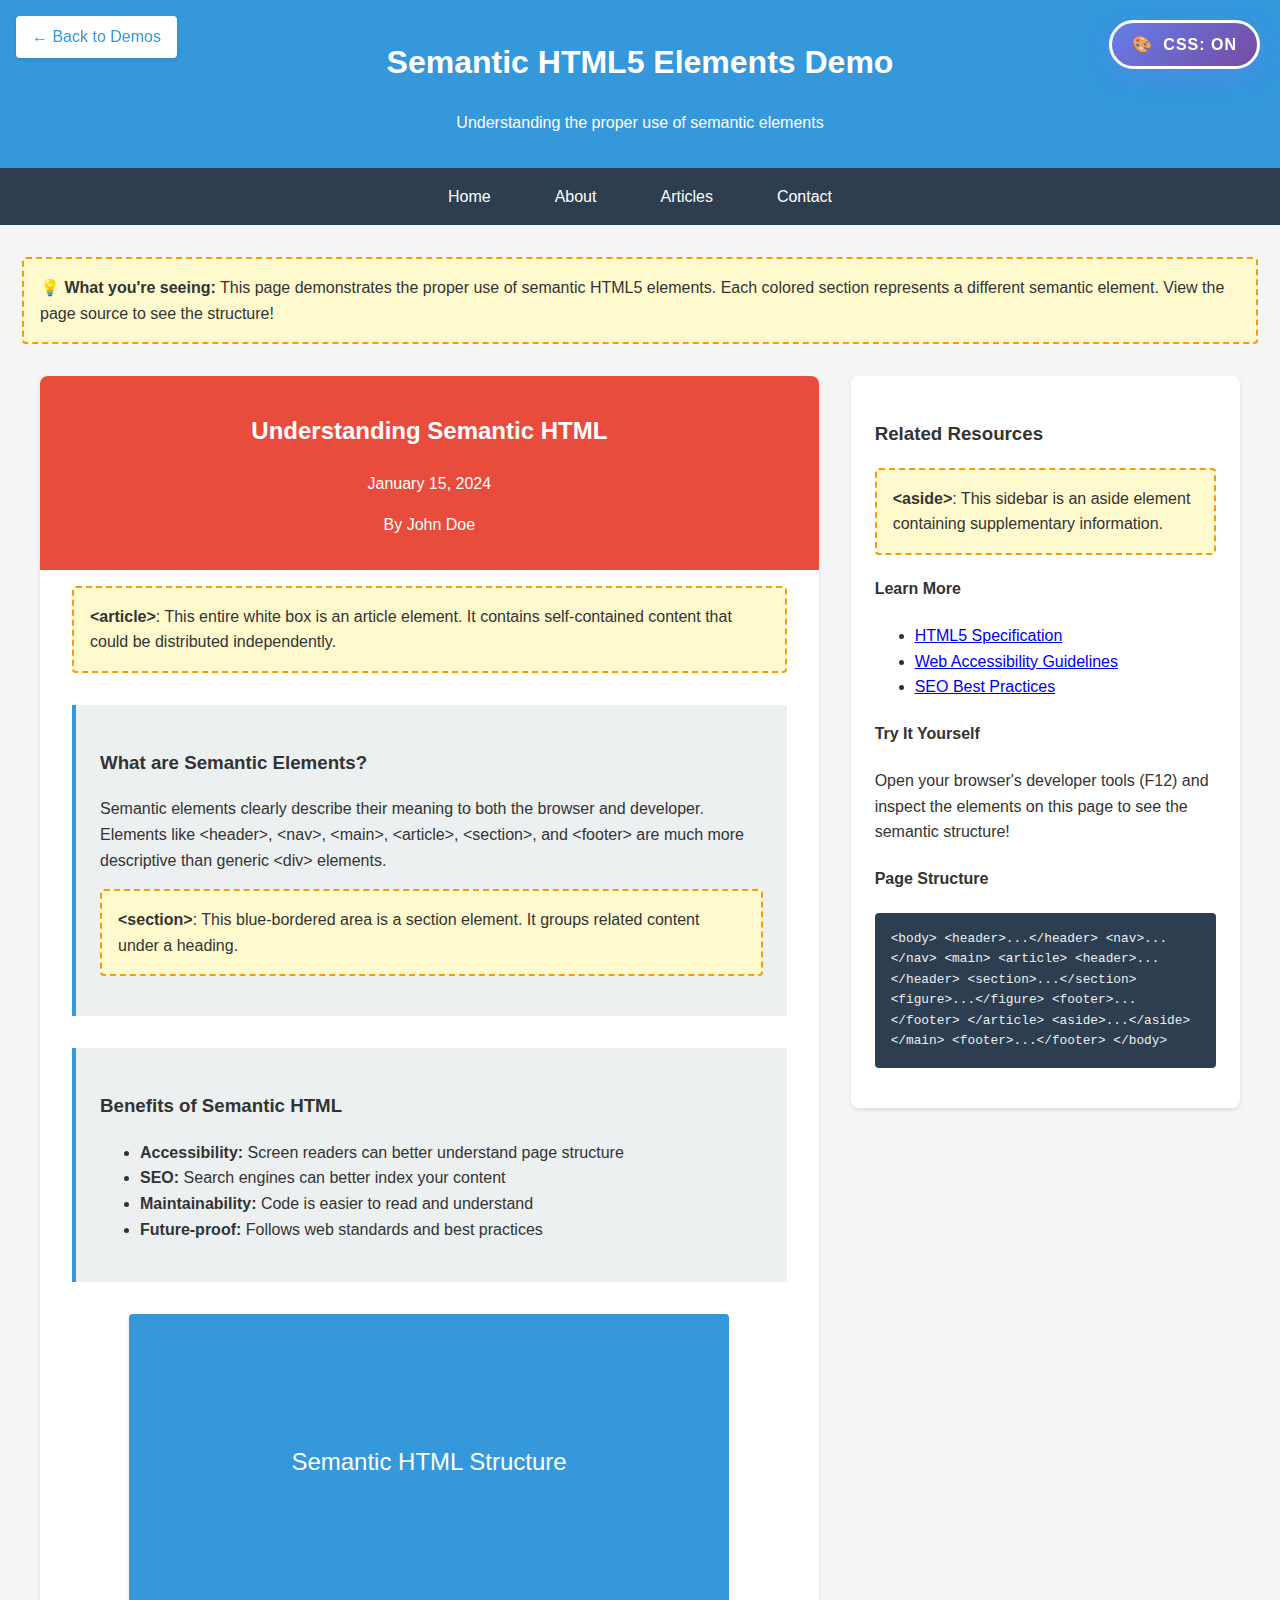
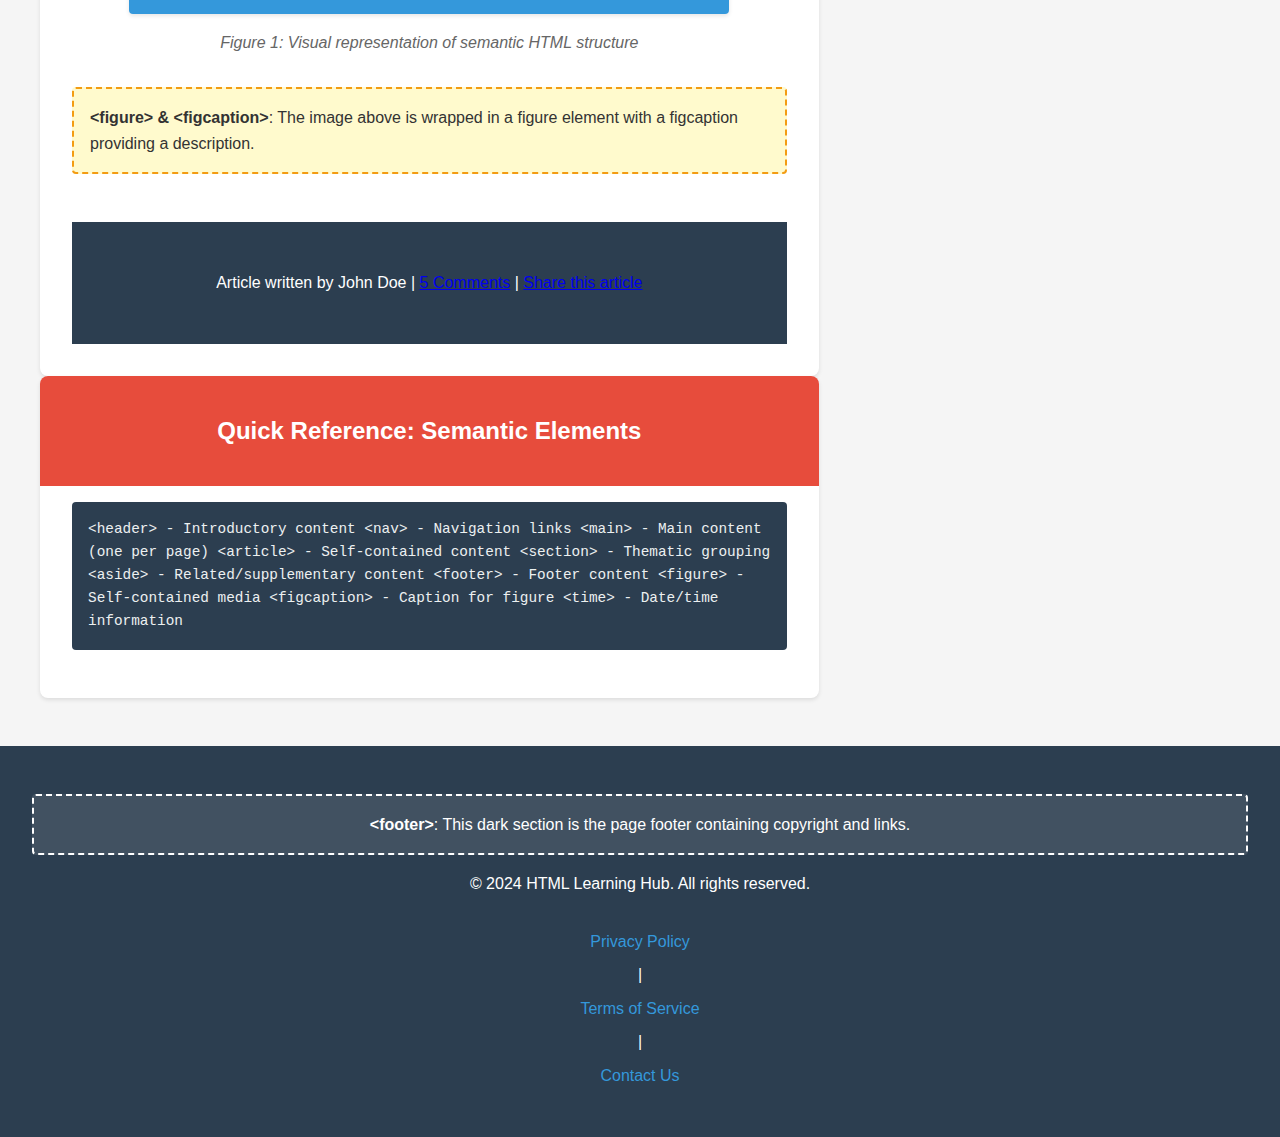
<file: frontend/core/html/demos/semantic-elements.html>
<!DOCTYPE html>
<html lang="en">
<head>
  <meta charset="UTF-8">
  <meta name="viewport" content="width=device-width, initial-scale=1.0">
  <title>Semantic HTML5 Elements - Interactive Demo</title>
  <style id="demo-styles">
    body {
      font-family: -apple-system, BlinkMacSystemFont, 'Segoe UI', Roboto, Arial, sans-serif;
      line-height: 1.6;
      color: #333;
      margin: 0;
      padding: 0;
      background-color: #f5f5f5;
    }
    
    /* Semantic element styling for visualization */
    header {
      background-color: #3498db;
      color: white;
      padding: 1rem;
      text-align: center;
    }
    
    nav {
      background-color: #2c3e50;
      padding: 0.5rem;
    }
    
    nav ul {
      list-style: none;
      padding: 0;
      margin: 0;
      display: flex;
      justify-content: center;
    }
    
    nav li {
      margin: 0 1rem;
    }
    
    nav a {
      color: white;
      text-decoration: none;
      padding: 0.5rem 1rem;
      display: block;
      transition: background-color 0.3s;
    }
    
    nav a:hover {
      background-color: #34495e;
    }
    
    main {
      max-width: 1200px;
      margin: 2rem auto;
      padding: 0 2rem;
      display: grid;
      grid-template-columns: 2fr 1fr;
      gap: 2rem;
    }
    
    article {
      background: white;
      padding: 2rem;
      border-radius: 8px;
      box-shadow: 0 2px 4px rgba(0,0,0,0.1);
    }
    
    article header {
      background-color: #e74c3c;
      margin: -2rem -2rem 1rem -2rem;
      border-radius: 8px 8px 0 0;
    }
    
    section {
      margin: 2rem 0;
      padding: 1.5rem;
      background-color: #ecf0f1;
      border-left: 4px solid #3498db;
    }
    
    aside {
      background: white;
      padding: 1.5rem;
      border-radius: 8px;
      box-shadow: 0 2px 4px rgba(0,0,0,0.1);
      height: fit-content;
    }
    
    footer {
      background-color: #2c3e50;
      color: white;
      text-align: center;
      padding: 2rem;
      margin-top: 3rem;
    }
    
    figure {
      margin: 2rem 0;
      text-align: center;
    }
    
    figure img {
      max-width: 100%;
      height: auto;
      border-radius: 4px;
      box-shadow: 0 2px 4px rgba(0,0,0,0.1);
    }
    
    figcaption {
      margin-top: 0.5rem;
      font-style: italic;
      color: #666;
    }
    
    /* Highlight boxes for explanation */
    .explanation {
      background-color: #fffacd;
      border: 2px dashed #f39c12;
      padding: 1rem;
      margin: 1rem 0;
      border-radius: 4px;
    }
    
    .code-preview {
      background-color: #2c3e50;
      color: #ecf0f1;
      padding: 1rem;
      border-radius: 4px;
      font-family: 'Courier New', monospace;
      font-size: 0.9rem;
      overflow-x: auto;
      margin: 1rem 0;
    }
    
    .back-link {
      position: fixed;
      top: 1rem;
      left: 1rem;
      background-color: white;
      padding: 0.5rem 1rem;
      border-radius: 4px;
      box-shadow: 0 2px 4px rgba(0,0,0,0.1);
      text-decoration: none;
      color: #3498db;
      z-index: 1000;
    }
    
    .back-link:hover {
      background-color: #f8f9fa;
    }
    
    /* CSS Toggle Button - Eye-catching Design */
    .css-toggle {
      position: fixed;
      top: 20px;
      right: 20px;
      background: linear-gradient(135deg, #667eea 0%, #764ba2 100%);
      color: white;
      padding: 12px 20px;
      border: 3px solid #ffffff;
      border-radius: 50px;
      cursor: pointer;
      font-size: 16px;
      font-weight: bold;
      font-family: -apple-system, BlinkMacSystemFont, 'Segoe UI', Roboto, Arial, sans-serif;
      z-index: 1000;
      transition: all 0.3s ease;
      box-shadow: 0 8px 25px rgba(102, 126, 234, 0.4);
      text-transform: uppercase;
      letter-spacing: 1px;
      animation: pulseGlow 2s infinite;
    }
    
    @keyframes pulseGlow {
      0%, 100% {
        box-shadow: 0 8px 25px rgba(102, 126, 234, 0.4);
        transform: scale(1);
      }
      50% {
        box-shadow: 0 8px 35px rgba(102, 126, 234, 0.6);
        transform: scale(1.02);
      }
    }
    
    .css-toggle:hover {
      background: linear-gradient(135deg, #764ba2 0%, #667eea 100%);
      transform: scale(1.05);
      box-shadow: 0 12px 40px rgba(102, 126, 234, 0.6);
      animation: none;
    }
    
    .css-toggle.css-disabled {
      background: linear-gradient(135deg, #ff6b6b 0%, #ee5a24 100%);
      box-shadow: 0 8px 25px rgba(255, 107, 107, 0.4);
      animation: pulseGlowRed 2s infinite;
    }
    
    @keyframes pulseGlowRed {
      0%, 100% {
        box-shadow: 0 8px 25px rgba(255, 107, 107, 0.4);
        transform: scale(1);
      }
      50% {
        box-shadow: 0 8px 35px rgba(255, 107, 107, 0.6);
        transform: scale(1.02);
      }
    }
    
    .css-toggle.css-disabled:hover {
      background: linear-gradient(135deg, #ee5a24 0%, #ff6b6b 100%);
      box-shadow: 0 12px 40px rgba(255, 107, 107, 0.6);
      animation: none;
    }
    
    .css-toggle::before {
      content: '🎨 ';
      margin-right: 5px;
    }
    
    .css-toggle.css-disabled::before {
      content: '📄 ';
    }
    
    @media (max-width: 768px) {
      main {
        grid-template-columns: 1fr;
      }
      
      .back-link {
        position: static;
        display: inline-block;
        margin: 1rem;
      }
    }
  </style>
</head>
<body>
  <a href="index.html" class="back-link">← Back to Demos</a>
  <button class="css-toggle" onclick="toggleCSS()">CSS: ON</button>
  
  <header>
    <h1>Semantic HTML5 Elements Demo</h1>
    <p>Understanding the proper use of semantic elements</p>
  </header>
  
  <nav>
    <ul>
      <li><a href="#home">Home</a></li>
      <li><a href="#about">About</a></li>
      <li><a href="#articles">Articles</a></li>
      <li><a href="#contact">Contact</a></li>
    </ul>
  </nav>
  
  <div class="explanation" style="margin: 2rem auto; max-width: 1200px; width: calc(100% - 4rem);">
    <strong>💡 What you're seeing:</strong> This page demonstrates the proper use of semantic HTML5 elements. 
    Each colored section represents a different semantic element. View the page source to see the structure!
  </div>
  
  <main>
    <div>
      <article>
        <header>
          <h2>Understanding Semantic HTML</h2>
          <time datetime="2024-01-15">January 15, 2024</time>
          <p>By John Doe</p>
        </header>
        
        <div class="explanation">
          <strong>&lt;article&gt;</strong>: This entire white box is an article element. 
          It contains self-contained content that could be distributed independently.
        </div>
        
        <section>
          <h3>What are Semantic Elements?</h3>
          <p>Semantic elements clearly describe their meaning to both the browser and developer. 
          Elements like &lt;header&gt;, &lt;nav&gt;, &lt;main&gt;, &lt;article&gt;, &lt;section&gt;, 
          and &lt;footer&gt; are much more descriptive than generic &lt;div&gt; elements.</p>
          
          <div class="explanation">
            <strong>&lt;section&gt;</strong>: This blue-bordered area is a section element. 
            It groups related content under a heading.
          </div>
        </section>
        
        <section>
          <h3>Benefits of Semantic HTML</h3>
          <ul>
            <li><strong>Accessibility:</strong> Screen readers can better understand page structure</li>
            <li><strong>SEO:</strong> Search engines can better index your content</li>
            <li><strong>Maintainability:</strong> Code is easier to read and understand</li>
            <li><strong>Future-proof:</strong> Follows web standards and best practices</li>
          </ul>
        </section>
        
        <figure>
          <img src="data:image/svg+xml,%3Csvg xmlns='http://www.w3.org/2000/svg' width='600' height='300'%3E%3Crect width='600' height='300' fill='%233498db'/%3E%3Ctext x='50%25' y='50%25' font-family='Arial' font-size='24' fill='white' text-anchor='middle' dominant-baseline='middle'%3ESemantic HTML Structure%3C/text%3E%3C/svg%3E" alt="Semantic HTML Structure Diagram">
          <figcaption>Figure 1: Visual representation of semantic HTML structure</figcaption>
        </figure>
        
        <div class="explanation">
          <strong>&lt;figure&gt; & &lt;figcaption&gt;</strong>: The image above is wrapped in a figure element 
          with a figcaption providing a description.
        </div>
        
        <footer>
          <p>Article written by John Doe | 
          <a href="#comments">5 Comments</a> | 
          <a href="#share">Share this article</a></p>
        </footer>
      </article>
      
      <article>
        <header>
          <h2>Quick Reference: Semantic Elements</h2>
        </header>
        
        <div class="code-preview">
&lt;header&gt; - Introductory content
&lt;nav&gt; - Navigation links
&lt;main&gt; - Main content (one per page)
&lt;article&gt; - Self-contained content
&lt;section&gt; - Thematic grouping
&lt;aside&gt; - Related/supplementary content
&lt;footer&gt; - Footer content
&lt;figure&gt; - Self-contained media
&lt;figcaption&gt; - Caption for figure
&lt;time&gt; - Date/time information
        </div>
      </article>
    </div>
    
    <aside>
      <h3>Related Resources</h3>
      <div class="explanation">
        <strong>&lt;aside&gt;</strong>: This sidebar is an aside element containing supplementary information.
      </div>
      
      <h4>Learn More</h4>
      <ul>
        <li><a href="#">HTML5 Specification</a></li>
        <li><a href="#">Web Accessibility Guidelines</a></li>
        <li><a href="#">SEO Best Practices</a></li>
      </ul>
      
      <h4>Try It Yourself</h4>
      <p>Open your browser's developer tools (F12) and inspect the elements on this page to see the semantic structure!</p>
      
      <h4>Page Structure</h4>
      <div class="code-preview" style="font-size: 0.8rem;">
&lt;body&gt;
  &lt;header&gt;...&lt;/header&gt;
  &lt;nav&gt;...&lt;/nav&gt;
  &lt;main&gt;
    &lt;article&gt;
      &lt;header&gt;...&lt;/header&gt;
      &lt;section&gt;...&lt;/section&gt;
      &lt;figure&gt;...&lt;/figure&gt;
      &lt;footer&gt;...&lt;/footer&gt;
    &lt;/article&gt;
    &lt;aside&gt;...&lt;/aside&gt;
  &lt;/main&gt;
  &lt;footer&gt;...&lt;/footer&gt;
&lt;/body&gt;
      </div>
    </aside>
  </main>
  
  <footer>
    <div class="explanation" style="background-color: rgba(255, 255, 255, 0.1); border-color: white; color: white;">
      <strong>&lt;footer&gt;</strong>: This dark section is the page footer containing copyright and links.
    </div>
    <p>&copy; 2024 HTML Learning Hub. All rights reserved.</p>
    <nav>
      <a href="#privacy" style="color: #3498db;">Privacy Policy</a> | 
      <a href="#terms" style="color: #3498db;">Terms of Service</a> | 
      <a href="#contact" style="color: #3498db;">Contact Us</a>
    </nav>
  </footer>
  
  <script>
    function toggleCSS() {
      const styleElement = document.getElementById('demo-styles');
      const toggleButton = document.querySelector('.css-toggle');
      
      if (styleElement.disabled) {
        styleElement.disabled = false;
        toggleButton.textContent = 'CSS: ON';
        toggleButton.classList.remove('css-disabled');
      } else {
        styleElement.disabled = true;
        toggleButton.textContent = 'CSS: OFF';
        toggleButton.classList.add('css-disabled');
      }
    }
  </script>
</body>
</html>
</file>
<file: frontend/core/html/demos/demo-styles.css>
/* Shared styles for HTML demos */
:root {
  --primary-color: #3498db;
  --secondary-color: #2c3e50;
  --success-color: #27ae60;
  --danger-color: #e74c3c;
  --warning-color: #f39c12;
  --light-bg: #ecf0f1;
  --white: #ffffff;
  --text-color: #333;
  --border-radius: 4px;
}

* {
  box-sizing: border-box;
}

body {
  font-family: -apple-system, BlinkMacSystemFont, 'Segoe UI', Roboto, Arial, sans-serif;
  line-height: 1.6;
  color: var(--text-color);
  margin: 0;
  padding: 20px;
  background-color: #f5f5f5;
}

.container {
  max-width: 1200px;
  margin: 0 auto;
}

.back-link {
  display: inline-block;
  margin-bottom: 1rem;
  color: var(--primary-color);
  text-decoration: none;
}

.back-link:hover {
  text-decoration: underline;
}

.demo-section {
  background: var(--white);
  padding: 2rem;
  margin-bottom: 2rem;
  border-radius: 8px;
  box-shadow: 0 2px 4px rgba(0,0,0,0.1);
}

.code-preview {
  background-color: var(--secondary-color);
  color: #ecf0f1;
  padding: 1rem;
  border-radius: var(--border-radius);
  font-family: 'Courier New', monospace;
  font-size: 0.9rem;
  overflow-x: auto;
  margin: 1rem 0;
}

.explanation {
  background-color: #fffacd;
  border: 2px dashed var(--warning-color);
  padding: 1rem;
  margin: 1rem 0;
  border-radius: var(--border-radius);
}
</file>
